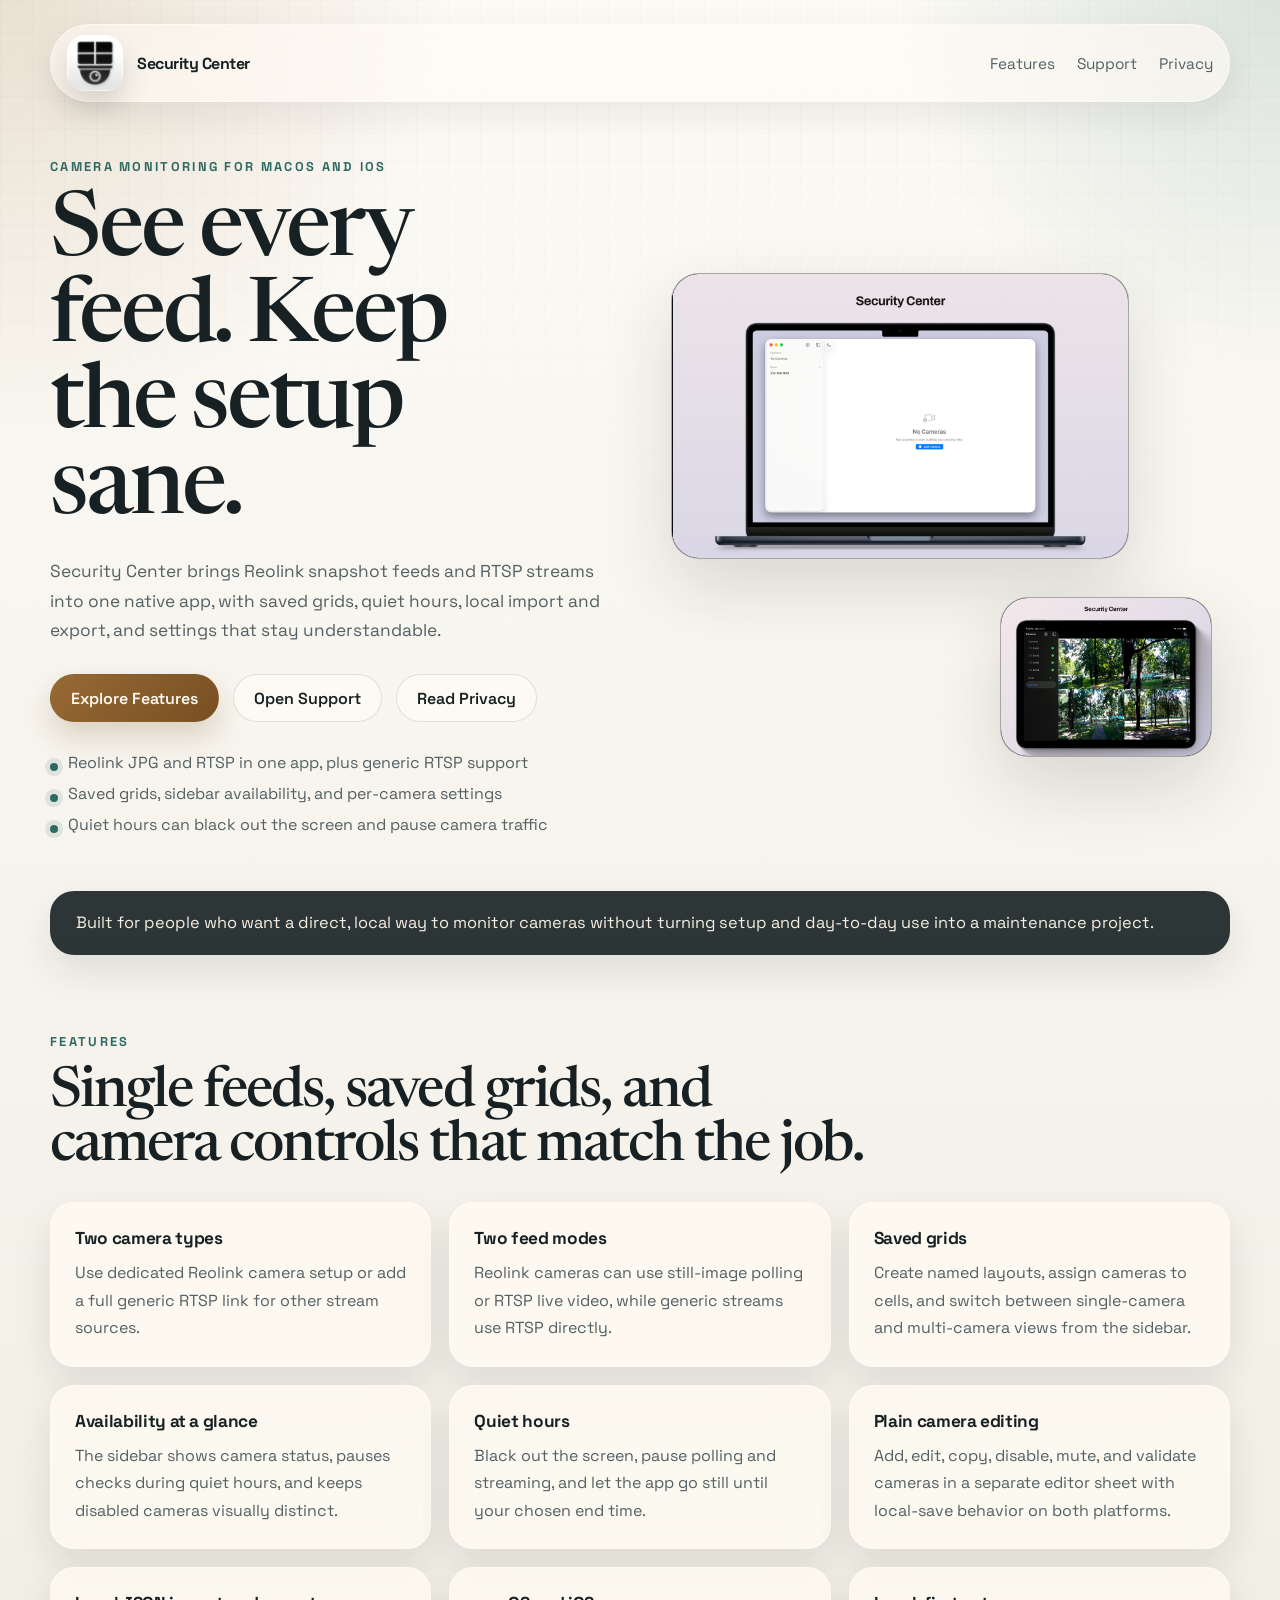
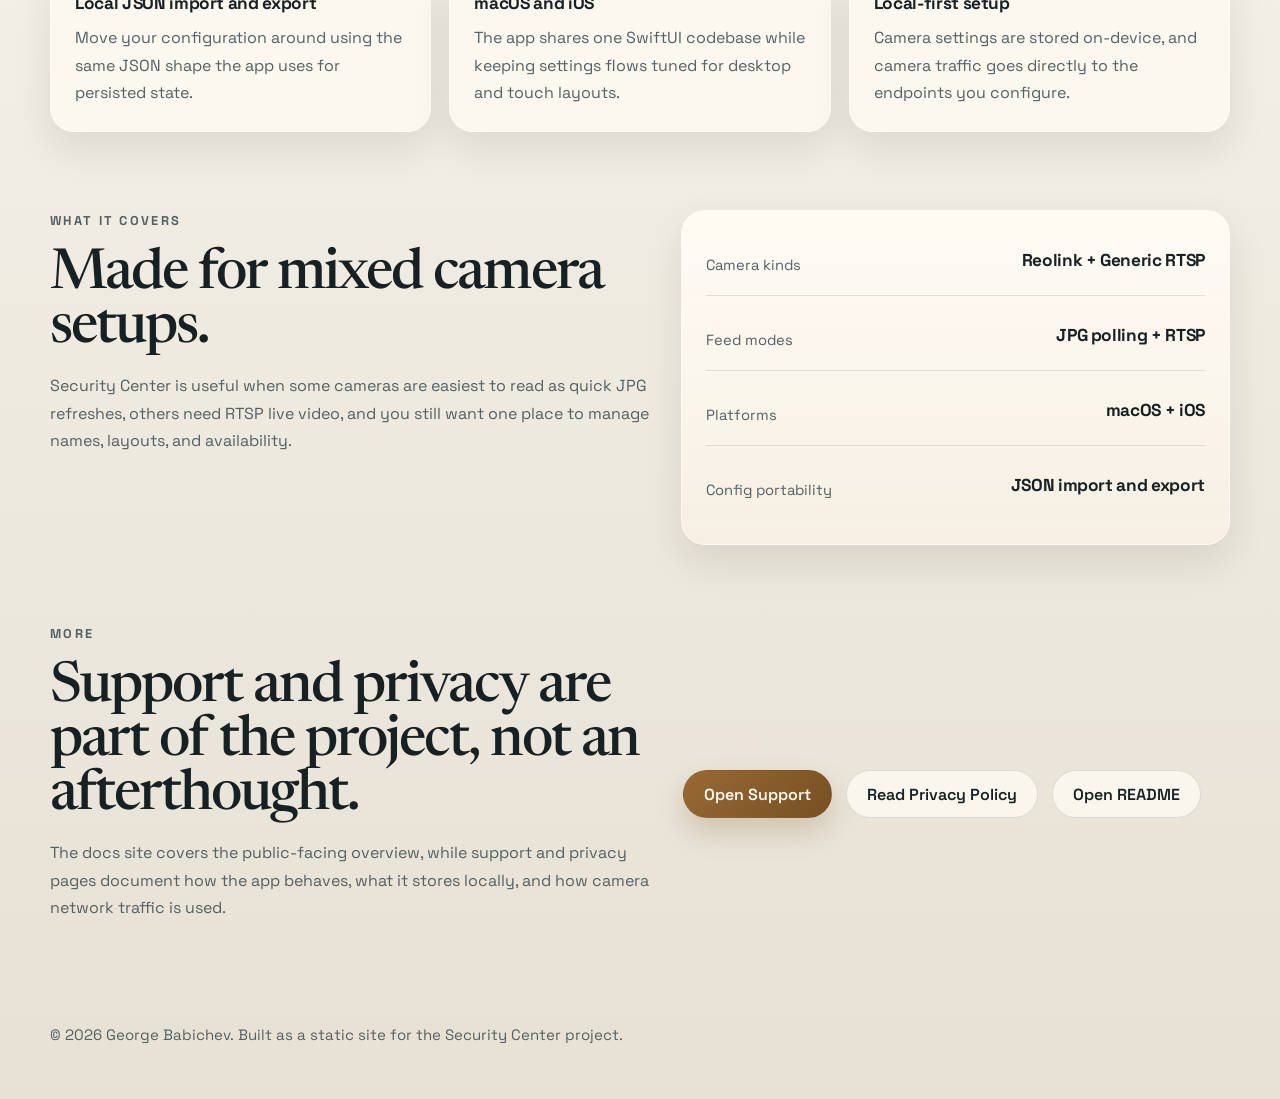
<file: docs/index.html>
<!DOCTYPE html>
<html lang="en">
<head>
  <meta charset="utf-8">
  <meta name="viewport" content="width=device-width, initial-scale=1">
  <title>Security Center</title>
  <meta
    name="description"
    content="Security Center is a native macOS and iOS camera monitor for Reolink JPG feeds and RTSP streams, with saved grids, quiet hours, local JSON export, and simple camera management."
  >
  <meta name="theme-color" media="(prefers-color-scheme: light)" content="#f3f0e8">
  <meta name="theme-color" media="(prefers-color-scheme: dark)" content="#0f1719">
  <link rel="icon" type="image/png" href="icon-light.png" media="(prefers-color-scheme: light)">
  <link rel="icon" type="image/png" href="icon-dark.png" media="(prefers-color-scheme: dark)">
  <link rel="apple-touch-icon" href="icon-light.png">
  <link rel="preconnect" href="https://fonts.googleapis.com">
  <link rel="preconnect" href="https://fonts.gstatic.com" crossorigin>
  <link href="https://fonts.googleapis.com/css2?family=Newsreader:opsz,wght@6..72,400;6..72,500&family=Space+Grotesk:wght@400;500;700&display=swap" rel="stylesheet">
  <link rel="stylesheet" href="site.css">
</head>
<body class="product-page">
  <div class="page-shell">
    <header class="hero">
      <nav class="topbar" aria-label="Primary">
        <a class="brand" href="#top" aria-label="Security Center home">
          <picture class="brand-mark">
            <source srcset="icon-dark.png" media="(prefers-color-scheme: dark)">
            <source srcset="icon-light.png" media="(prefers-color-scheme: light)">
            <img src="icon-light.png" alt="" width="56" height="56">
          </picture>
          <span>Security Center</span>
        </a>
        <div class="nav-links">
          <a href="#features">Features</a>
          <a href="Support.html">Support</a>
          <a href="PrivacyPolicy.html">Privacy</a>
        </div>
      </nav>

      <section class="hero-grid" id="top">
        <div class="hero-copy reveal">
          <p class="eyebrow">Camera Monitoring for macOS and iOS</p>
          <h1>See every feed. Keep the setup sane.</h1>
          <p class="lede">
            Security Center brings Reolink snapshot feeds and RTSP streams into one native app,
            with saved grids, quiet hours, local import and export, and settings that stay understandable.
          </p>
          <div class="hero-actions">
            <a class="button button-primary" href="#features">Explore Features</a>
            <a class="button button-secondary" href="Support.html">Open Support</a>
            <a class="button button-tertiary" href="PrivacyPolicy.html">Read Privacy</a>
          </div>
          <ul class="hero-points" aria-label="Highlights">
            <li>Reolink JPG and RTSP in one app, plus generic RTSP support</li>
            <li>Saved grids, sidebar availability, and per-camera settings</li>
            <li>Quiet hours can black out the screen and pause camera traffic</li>
          </ul>
        </div>

        <div class="hero-visual reveal" aria-label="Security Center previews">
          <div class="screen-stack">
            <figure class="screen-card screen-main">
              <img src="mac1.jpg" alt="Security Center saved grid on macOS" loading="eager">
            </figure>
            <figure class="screen-card screen-detail">
              <img src="iPad1.jpg" alt="Security Center running on iPad" loading="lazy">
            </figure>
          </div>
        </div>
      </section>
    </header>

    <main>
      <section class="summary-band reveal">
        <p>
          Built for people who want a direct, local way to monitor cameras without turning setup and day-to-day use into a maintenance project.
        </p>
      </section>

      <section class="section" id="features">
        <div class="section-heading reveal">
          <p class="eyebrow">Features</p>
          <h2>Single feeds, saved grids, and camera controls that match the job.</h2>
        </div>

        <div class="feature-grid">
          <article class="feature-card reveal">
            <h3>Two camera types</h3>
            <p>Use dedicated Reolink camera setup or add a full generic RTSP link for other stream sources.</p>
          </article>

          <article class="feature-card reveal">
            <h3>Two feed modes</h3>
            <p>Reolink cameras can use still-image polling or RTSP live video, while generic streams use RTSP directly.</p>
          </article>

          <article class="feature-card reveal">
            <h3>Saved grids</h3>
            <p>Create named layouts, assign cameras to cells, and switch between single-camera and multi-camera views from the sidebar.</p>
          </article>

          <article class="feature-card reveal">
            <h3>Availability at a glance</h3>
            <p>The sidebar shows camera status, pauses checks during quiet hours, and keeps disabled cameras visually distinct.</p>
          </article>

          <article class="feature-card reveal">
            <h3>Quiet hours</h3>
            <p>Black out the screen, pause polling and streaming, and let the app go still until your chosen end time.</p>
          </article>

          <article class="feature-card reveal">
            <h3>Plain camera editing</h3>
            <p>Add, edit, copy, disable, mute, and validate cameras in a separate editor sheet with local-save behavior on both platforms.</p>
          </article>

          <article class="feature-card reveal">
            <h3>Local JSON import and export</h3>
            <p>Move your configuration around using the same JSON shape the app uses for persisted state.</p>
          </article>

          <article class="feature-card reveal">
            <h3>macOS and iOS</h3>
            <p>The app shares one SwiftUI codebase while keeping settings flows tuned for desktop and touch layouts.</p>
          </article>

          <article class="feature-card reveal">
            <h3>Local-first setup</h3>
            <p>Camera settings are stored on-device, and camera traffic goes directly to the endpoints you configure.</p>
          </article>
        </div>
      </section>

      <section class="section spotlight reveal">
        <div class="spotlight-copy">
          <p class="eyebrow">What It Covers</p>
          <h2>Made for mixed camera setups.</h2>
          <p>
            Security Center is useful when some cameras are easiest to read as quick JPG refreshes,
            others need RTSP live video, and you still want one place to manage names, layouts, and availability.
          </p>
        </div>
        <div class="spotlight-panel">
          <div class="spotlight-row">
            <span class="metric-label">Camera kinds</span>
            <strong>Reolink + Generic RTSP</strong>
          </div>
          <div class="spotlight-row">
            <span class="metric-label">Feed modes</span>
            <strong>JPG polling + RTSP</strong>
          </div>
          <div class="spotlight-row">
            <span class="metric-label">Platforms</span>
            <strong>macOS + iOS</strong>
          </div>
          <div class="spotlight-row">
            <span class="metric-label">Config portability</span>
            <strong>JSON import and export</strong>
          </div>
        </div>
      </section>

      <section class="section closing reveal">
        <div>
          <p class="eyebrow">More</p>
          <h2>Support and privacy are part of the project, not an afterthought.</h2>
          <p>
            The docs site covers the public-facing overview, while support and privacy pages document how the app behaves,
            what it stores locally, and how camera network traffic is used.
          </p>
        </div>
        <div class="closing-actions">
          <a class="button button-primary" href="Support.html">Open Support</a>
          <a class="button button-secondary" href="PrivacyPolicy.html">Read Privacy Policy</a>
          <a class="button button-tertiary" href="../README.md">Open README</a>
        </div>
      </section>
    </main>

    <footer class="site-footer">
      <p>&copy; <span data-current-year>2026</span> George Babichev. Built as a static site for the Security Center project.</p>
    </footer>
  </div>

  <script src="site.js"></script>
</body>
</html>
</file>
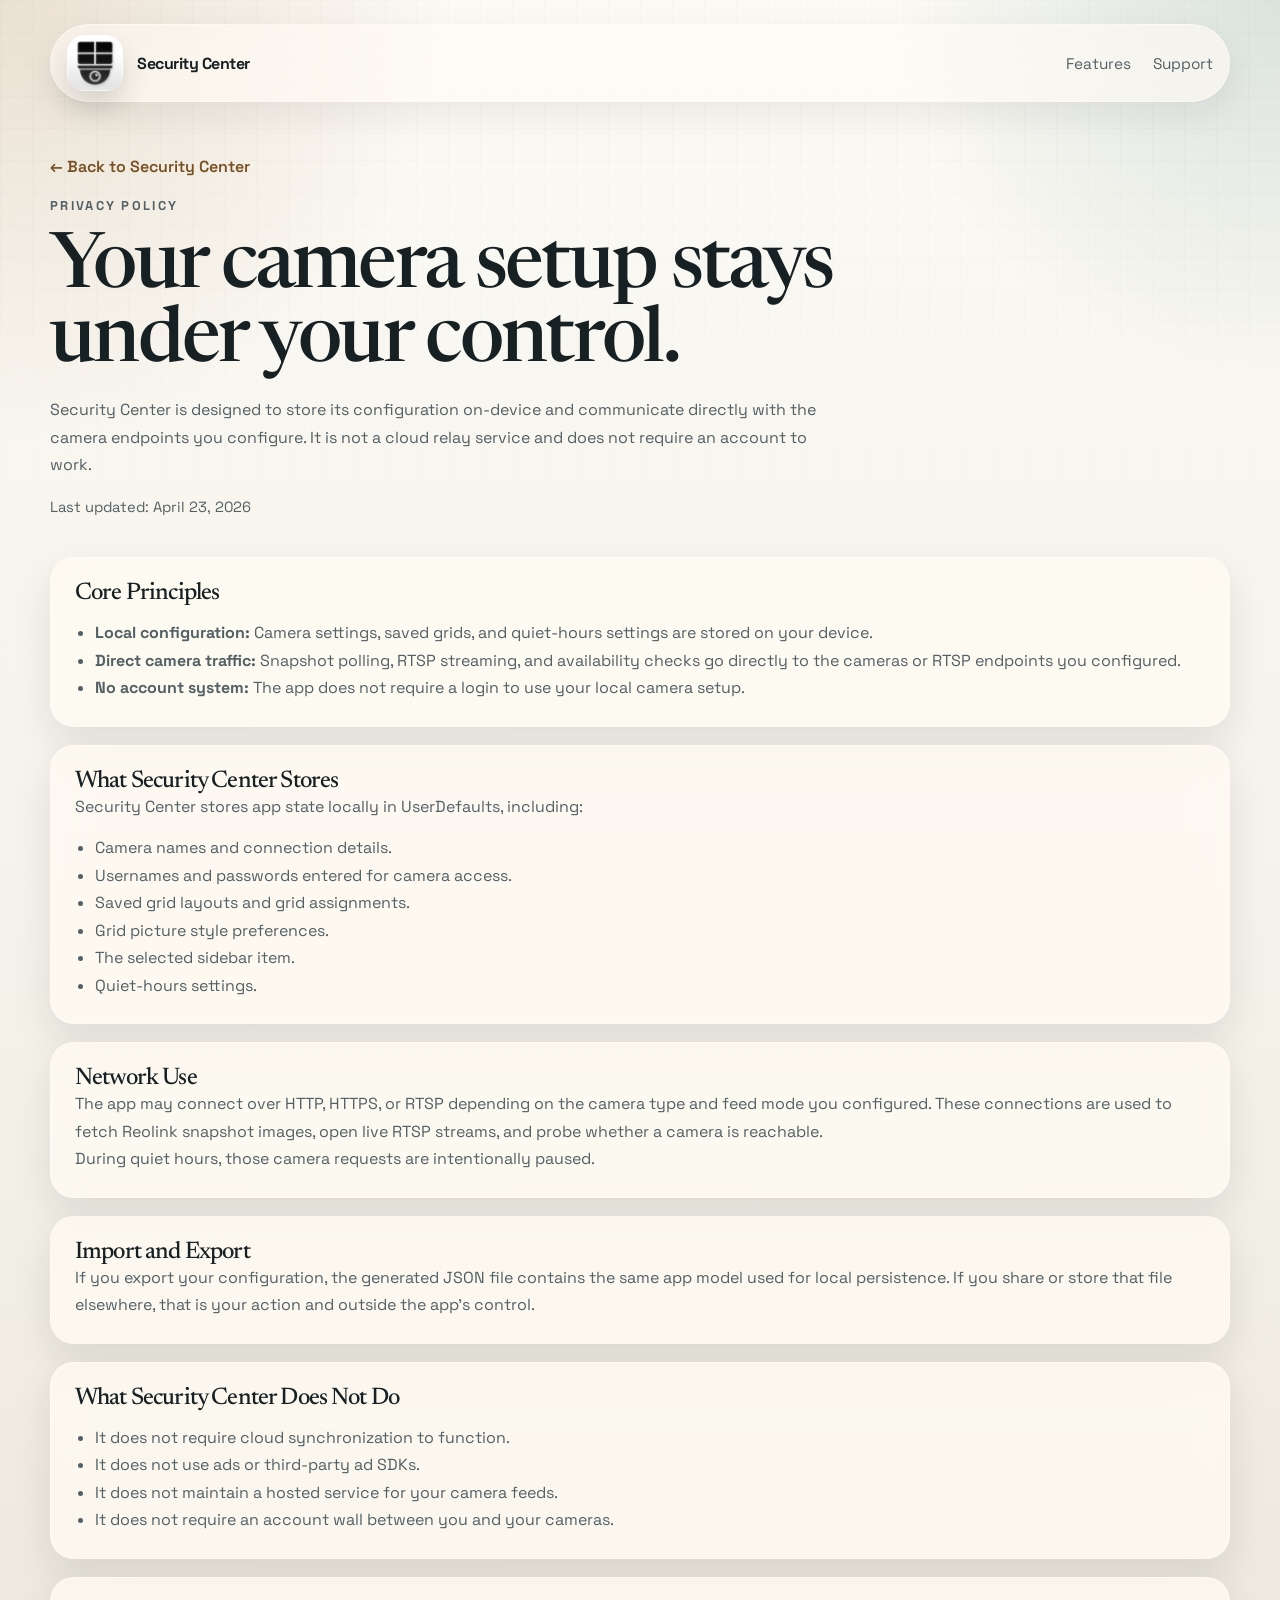
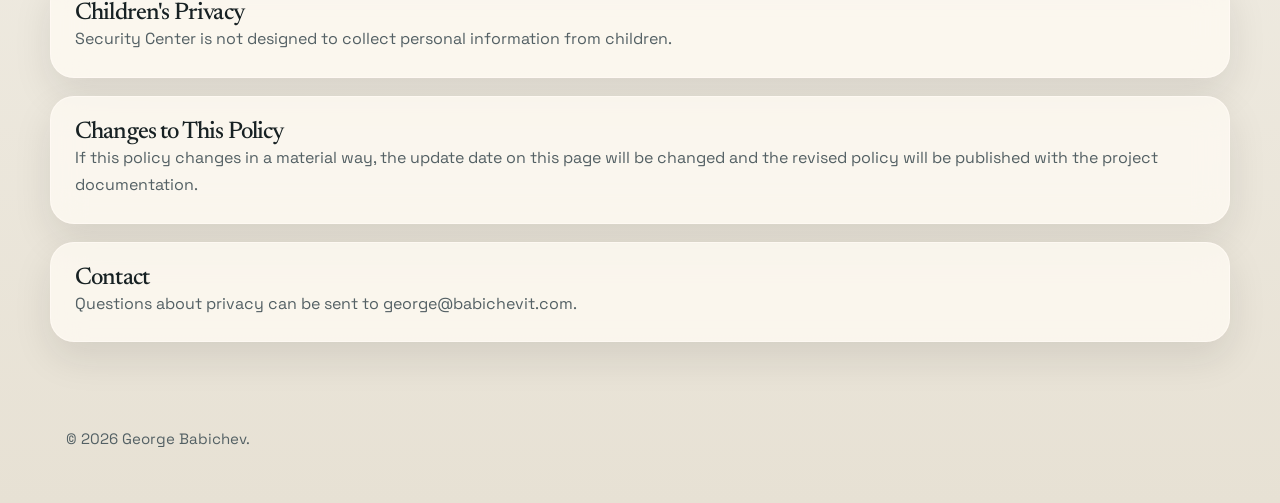
<file: docs/PrivacyPolicy.html>
<!DOCTYPE html>
<html lang="en">
<head>
  <meta charset="utf-8">
  <meta name="viewport" content="width=device-width, initial-scale=1">
  <title>Security Center Privacy Policy</title>
  <meta
    name="description"
    content="Privacy policy for Security Center, including local storage details, camera network traffic behavior, and what the app does not collect."
  >
  <meta name="theme-color" media="(prefers-color-scheme: light)" content="#f3f0e8">
  <meta name="theme-color" media="(prefers-color-scheme: dark)" content="#0f1719">
  <link rel="icon" type="image/png" href="icon-light.png" media="(prefers-color-scheme: light)">
  <link rel="icon" type="image/png" href="icon-dark.png" media="(prefers-color-scheme: dark)">
  <link rel="apple-touch-icon" href="icon-light.png">
  <link rel="preconnect" href="https://fonts.googleapis.com">
  <link rel="preconnect" href="https://fonts.gstatic.com" crossorigin>
  <link href="https://fonts.googleapis.com/css2?family=Newsreader:opsz,wght@6..72,400;6..72,500&family=Space+Grotesk:wght@400;500;700&display=swap" rel="stylesheet">
  <link rel="stylesheet" href="site.css">
</head>
<body class="info-page">
  <div class="info-shell">
    <nav class="topbar" aria-label="Primary">
      <a class="brand" href="index.html" aria-label="Security Center home">
        <picture class="brand-mark">
          <source srcset="icon-dark.png" media="(prefers-color-scheme: dark)">
          <source srcset="icon-light.png" media="(prefers-color-scheme: light)">
          <img src="icon-light.png" alt="" width="56" height="56">
        </picture>
        <span>Security Center</span>
      </a>
      <div class="nav-links">
        <a href="index.html#features">Features</a>
        <a href="Support.html">Support</a>
      </div>
    </nav>

    <header class="info-header reveal">
      <a class="back-link" href="index.html">&larr; Back to Security Center</a>
      <p class="eyebrow">Privacy Policy</p>
      <h1>Your camera setup stays under your control.</h1>
      <p>
        Security Center is designed to store its configuration on-device and communicate directly with the camera endpoints you configure.
        It is not a cloud relay service and does not require an account to work.
      </p>
      <p class="meta-note">Last updated: April 23, 2026</p>
    </header>

    <main class="policy-shell">
      <section class="policy-card reveal">
        <h2>Core Principles</h2>
        <ul>
          <li><strong>Local configuration:</strong> Camera settings, saved grids, and quiet-hours settings are stored on your device.</li>
          <li><strong>Direct camera traffic:</strong> Snapshot polling, RTSP streaming, and availability checks go directly to the cameras or RTSP endpoints you configured.</li>
          <li><strong>No account system:</strong> The app does not require a login to use your local camera setup.</li>
        </ul>
      </section>

      <section class="policy-card reveal">
        <h2>What Security Center Stores</h2>
        <p>Security Center stores app state locally in UserDefaults, including:</p>
        <ul>
          <li>Camera names and connection details.</li>
          <li>Usernames and passwords entered for camera access.</li>
          <li>Saved grid layouts and grid assignments.</li>
          <li>Grid picture style preferences.</li>
          <li>The selected sidebar item.</li>
          <li>Quiet-hours settings.</li>
        </ul>
      </section>

      <section class="policy-card reveal">
        <h2>Network Use</h2>
        <p>
          The app may connect over HTTP, HTTPS, or RTSP depending on the camera type and feed mode you configured.
          These connections are used to fetch Reolink snapshot images, open live RTSP streams, and probe whether a camera is reachable.
        </p>
        <p>
          During quiet hours, those camera requests are intentionally paused.
        </p>
      </section>

      <section class="policy-card reveal">
        <h2>Import and Export</h2>
        <p>
          If you export your configuration, the generated JSON file contains the same app model used for local persistence.
          If you share or store that file elsewhere, that is your action and outside the app's control.
        </p>
      </section>

      <section class="policy-card reveal">
        <h2>What Security Center Does Not Do</h2>
        <ul>
          <li>It does not require cloud synchronization to function.</li>
          <li>It does not use ads or third-party ad SDKs.</li>
          <li>It does not maintain a hosted service for your camera feeds.</li>
          <li>It does not require an account wall between you and your cameras.</li>
        </ul>
      </section>

      <section class="policy-card reveal">
        <h2>Children's Privacy</h2>
        <p>Security Center is not designed to collect personal information from children.</p>
      </section>

      <section class="policy-card reveal">
        <h2>Changes to This Policy</h2>
        <p>If this policy changes in a material way, the update date on this page will be changed and the revised policy will be published with the project documentation.</p>
      </section>

      <section class="policy-card reveal">
        <h2>Contact</h2>
        <p>Questions about privacy can be sent to <a href="mailto:george@babichevit.com">george@babichevit.com</a>.</p>
      </section>
    </main>

    <footer class="site-footer">
      <p>&copy; <span data-current-year>2026</span> George Babichev.</p>
    </footer>
  </div>

  <script src="site.js"></script>
</body>
</html>
</file>
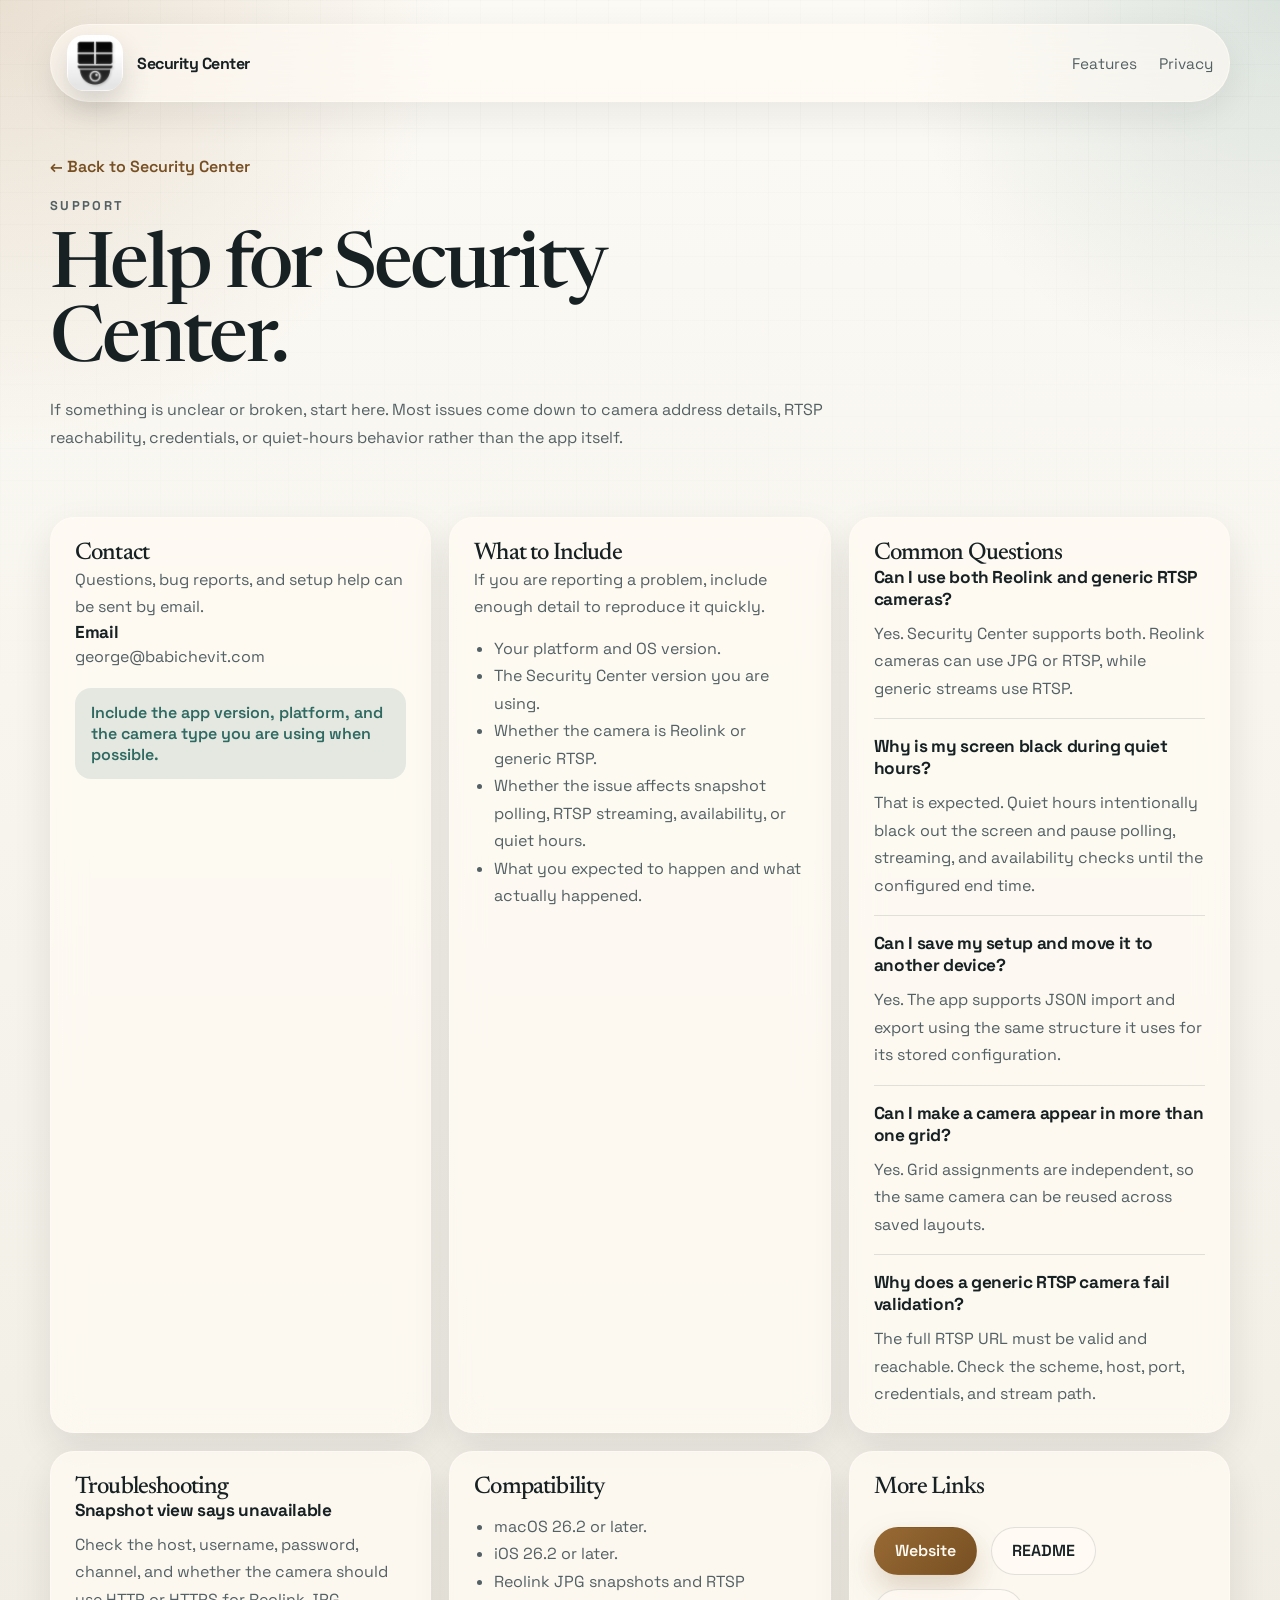
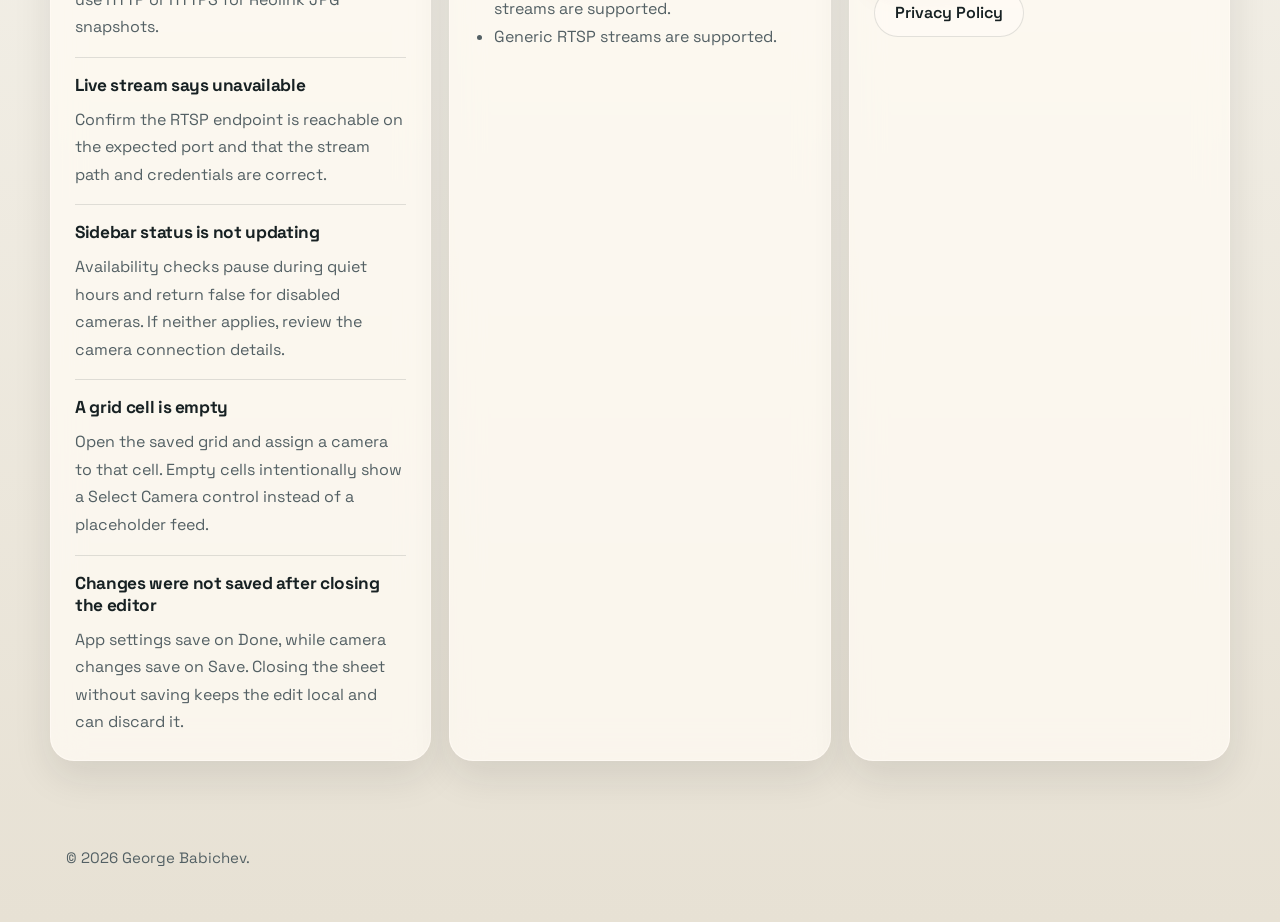
<file: docs/Support.html>
<!DOCTYPE html>
<html lang="en">
<head>
  <meta charset="utf-8">
  <meta name="viewport" content="width=device-width, initial-scale=1">
  <title>Security Center Support</title>
  <meta
    name="description"
    content="Support information for Security Center, including contact details, common questions, troubleshooting guidance, and platform compatibility."
  >
  <meta name="theme-color" media="(prefers-color-scheme: light)" content="#f3f0e8">
  <meta name="theme-color" media="(prefers-color-scheme: dark)" content="#0f1719">
  <link rel="icon" type="image/png" href="icon-light.png" media="(prefers-color-scheme: light)">
  <link rel="icon" type="image/png" href="icon-dark.png" media="(prefers-color-scheme: dark)">
  <link rel="apple-touch-icon" href="icon-light.png">
  <link rel="preconnect" href="https://fonts.googleapis.com">
  <link rel="preconnect" href="https://fonts.gstatic.com" crossorigin>
  <link href="https://fonts.googleapis.com/css2?family=Newsreader:opsz,wght@6..72,400;6..72,500&family=Space+Grotesk:wght@400;500;700&display=swap" rel="stylesheet">
  <link rel="stylesheet" href="site.css">
</head>
<body class="info-page">
  <div class="info-shell">
    <nav class="topbar" aria-label="Primary">
      <a class="brand" href="index.html" aria-label="Security Center home">
        <picture class="brand-mark">
          <source srcset="icon-dark.png" media="(prefers-color-scheme: dark)">
          <source srcset="icon-light.png" media="(prefers-color-scheme: light)">
          <img src="icon-light.png" alt="" width="56" height="56">
        </picture>
        <span>Security Center</span>
      </a>
      <div class="nav-links">
        <a href="index.html#features">Features</a>
        <a href="PrivacyPolicy.html">Privacy</a>
      </div>
    </nav>

    <header class="info-header reveal">
      <a class="back-link" href="index.html">&larr; Back to Security Center</a>
      <p class="eyebrow">Support</p>
      <h1>Help for Security Center.</h1>
      <p>
        If something is unclear or broken, start here. Most issues come down to camera address details,
        RTSP reachability, credentials, or quiet-hours behavior rather than the app itself.
      </p>
    </header>

    <main class="info-grid">
      <section class="info-card">
        <h2>Contact</h2>
        <p>Questions, bug reports, and setup help can be sent by email.</p>

        <div class="stack-list">
          <div class="stack-item">
            <strong>Email</strong>
            <p><a href="mailto:george@babichevit.com">george@babichevit.com</a></p>
          </div>
        </div>

        <div class="callout">
          Include the app version, platform, and the camera type you are using when possible.
        </div>
      </section>

      <section class="info-card">
        <h2>What to Include</h2>
        <p>If you are reporting a problem, include enough detail to reproduce it quickly.</p>
        <ul>
          <li>Your platform and OS version.</li>
          <li>The Security Center version you are using.</li>
          <li>Whether the camera is Reolink or generic RTSP.</li>
          <li>Whether the issue affects snapshot polling, RTSP streaming, availability, or quiet hours.</li>
          <li>What you expected to happen and what actually happened.</li>
        </ul>
      </section>

      <section class="info-card">
        <h2>Common Questions</h2>

        <div class="faq-list">
          <article class="faq-item">
            <h3>Can I use both Reolink and generic RTSP cameras?</h3>
            <p>Yes. Security Center supports both. Reolink cameras can use JPG or RTSP, while generic streams use RTSP.</p>
          </article>

          <article class="faq-item">
            <h3>Why is my screen black during quiet hours?</h3>
            <p>That is expected. Quiet hours intentionally black out the screen and pause polling, streaming, and availability checks until the configured end time.</p>
          </article>

          <article class="faq-item">
            <h3>Can I save my setup and move it to another device?</h3>
            <p>Yes. The app supports JSON import and export using the same structure it uses for its stored configuration.</p>
          </article>

          <article class="faq-item">
            <h3>Can I make a camera appear in more than one grid?</h3>
            <p>Yes. Grid assignments are independent, so the same camera can be reused across saved layouts.</p>
          </article>

          <article class="faq-item">
            <h3>Why does a generic RTSP camera fail validation?</h3>
            <p>The full RTSP URL must be valid and reachable. Check the scheme, host, port, credentials, and stream path.</p>
          </article>
        </div>
      </section>

      <section class="info-card">
        <h2>Troubleshooting</h2>

        <div class="faq-list">
          <article class="faq-item">
            <h3>Snapshot view says unavailable</h3>
            <p>Check the host, username, password, channel, and whether the camera should use HTTP or HTTPS for Reolink JPG snapshots.</p>
          </article>

          <article class="faq-item">
            <h3>Live stream says unavailable</h3>
            <p>Confirm the RTSP endpoint is reachable on the expected port and that the stream path and credentials are correct.</p>
          </article>

          <article class="faq-item">
            <h3>Sidebar status is not updating</h3>
            <p>Availability checks pause during quiet hours and return false for disabled cameras. If neither applies, review the camera connection details.</p>
          </article>

          <article class="faq-item">
            <h3>A grid cell is empty</h3>
            <p>Open the saved grid and assign a camera to that cell. Empty cells intentionally show a Select Camera control instead of a placeholder feed.</p>
          </article>

          <article class="faq-item">
            <h3>Changes were not saved after closing the editor</h3>
            <p>App settings save on Done, while camera changes save on Save. Closing the sheet without saving keeps the edit local and can discard it.</p>
          </article>
        </div>
      </section>

      <section class="info-card">
        <h2>Compatibility</h2>
        <ul>
          <li>macOS 26.2 or later.</li>
          <li>iOS 26.2 or later.</li>
          <li>Reolink JPG snapshots and RTSP streams are supported.</li>
          <li>Generic RTSP streams are supported.</li>
        </ul>
      </section>

      <section class="info-card reveal">
        <h2>More Links</h2>
        <div class="card-actions">
          <a class="button button-primary" href="index.html">Website</a>
          <a class="button button-secondary" href="../README.md">README</a>
          <a class="button button-tertiary" href="PrivacyPolicy.html">Privacy Policy</a>
        </div>
      </section>
    </main>

    <footer class="site-footer">
      <p>&copy; <span data-current-year>2026</span> George Babichev.</p>
    </footer>
  </div>

  <script src="site.js"></script>
</body>
</html>
</file>
<file: docs/site.css>
:root {
  color-scheme: light dark;
  --bg: #f3f0e8;
  --bg-strong: #e7e1d3;
  --surface: rgba(255, 251, 244, 0.76);
  --surface-strong: rgba(255, 251, 244, 0.92);
  --surface-dark: rgba(16, 24, 26, 0.82);
  --ink: #172123;
  --ink-soft: #536064;
  --line: rgba(23, 33, 35, 0.12);
  --line-strong: rgba(23, 33, 35, 0.22);
  --accent: #986a34;
  --accent-strong: #774f22;
  --signal: #2f6a62;
  --signal-soft: rgba(47, 106, 98, 0.12);
  --shadow-lg: 0 28px 70px rgba(26, 31, 31, 0.14);
  --shadow-md: 0 16px 38px rgba(26, 31, 31, 0.1);
  --radius-xl: 34px;
  --radius-lg: 24px;
  --radius-md: 18px;
  --radius-sm: 999px;
  --content-width: 1180px;
}

* {
  box-sizing: border-box;
}

html {
  scroll-behavior: smooth;
}

body {
  margin: 0;
  min-width: 320px;
  font-family: "Space Grotesk", "Avenir Next", "Segoe UI", sans-serif;
  color: var(--ink);
  background:
    radial-gradient(circle at top left, rgba(152, 106, 52, 0.18), transparent 28rem),
    radial-gradient(circle at top right, rgba(47, 106, 98, 0.16), transparent 24rem),
    linear-gradient(180deg, #fcfaf5 0%, var(--bg) 55%, #e7e1d4 100%);
}

body::before {
  content: "";
  position: fixed;
  inset: 0;
  pointer-events: none;
  background-image:
    linear-gradient(rgba(23, 33, 35, 0.03) 1px, transparent 1px),
    linear-gradient(90deg, rgba(23, 33, 35, 0.03) 1px, transparent 1px);
  background-size: 32px 32px;
  mask-image: linear-gradient(180deg, rgba(0, 0, 0, 0.56), transparent 84%);
}

img {
  display: block;
  max-width: 100%;
}

a {
  color: inherit;
  text-decoration: none;
}

.page-shell {
  position: relative;
  z-index: 1;
  padding-bottom: 2.5rem;
}

.hero,
.section,
.summary-band,
.site-footer,
.info-shell {
  width: min(calc(100% - 32px), var(--content-width));
  margin-inline: auto;
}

.hero {
  padding: 24px 0 56px;
}

.topbar {
  display: flex;
  align-items: center;
  justify-content: space-between;
  gap: 24px;
  padding: 10px 16px;
  background: rgba(255, 251, 244, 0.62);
  border: 1px solid rgba(255, 251, 244, 0.68);
  border-radius: var(--radius-sm);
  backdrop-filter: blur(18px);
  box-shadow: 0 12px 36px rgba(26, 31, 31, 0.08);
}

.brand {
  display: inline-flex;
  align-items: center;
  gap: 14px;
  font-size: 1rem;
  font-weight: 700;
  letter-spacing: -0.03em;
}

.brand-mark img {
  width: 56px;
  height: 56px;
  border-radius: 18px;
  box-shadow: 0 14px 28px rgba(26, 31, 31, 0.16);
}

.nav-links {
  display: inline-flex;
  align-items: center;
  flex-wrap: wrap;
  justify-content: flex-end;
  gap: 22px;
  color: var(--ink-soft);
  font-size: 0.96rem;
}

.nav-links a {
  position: relative;
}

.nav-links a::after {
  content: "";
  position: absolute;
  left: 0;
  bottom: -6px;
  width: 100%;
  height: 2px;
  background: var(--accent);
  transform: scaleX(0);
  transform-origin: left;
  transition: transform 180ms ease;
}

.nav-links a:hover::after,
.nav-links a:focus-visible::after {
  transform: scaleX(1);
}

.hero-grid {
  display: grid;
  grid-template-columns: minmax(0, 1.02fr) minmax(320px, 0.98fr);
  gap: 40px;
  align-items: center;
  padding-top: 56px;
}

.hero-copy h1,
.section-heading h2,
.spotlight-copy h2,
.closing h2,
.info-header h1,
.info-card h2,
.policy-card h2 {
  margin: 0;
  font-family: "Newsreader", Georgia, serif;
  font-weight: 500;
  letter-spacing: -0.035em;
  line-height: 0.96;
}

.hero-copy h1 {
  max-width: 9ch;
  font-size: clamp(3.4rem, 7vw, 6.1rem);
}

.eyebrow {
  margin: 0 0 16px;
  color: var(--signal);
  font-size: 0.8rem;
  font-weight: 700;
  letter-spacing: 0.18em;
  text-transform: uppercase;
}

.lede,
.summary-band p,
.feature-card p,
.spotlight-copy p,
.closing p,
.info-header p,
.info-card p,
.info-card li,
.policy-card p,
.policy-card li {
  color: var(--ink-soft);
  line-height: 1.72;
}

.lede {
  max-width: 58ch;
  margin: 22px 0 0;
  font-size: 1.08rem;
}

.hero-actions,
.closing-actions,
.card-actions {
  display: flex;
  flex-wrap: wrap;
  gap: 14px;
  margin-top: 28px;
}

.button {
  display: inline-flex;
  align-items: center;
  justify-content: center;
  min-height: 48px;
  padding: 0 20px;
  border-radius: var(--radius-sm);
  border: 1px solid transparent;
  font-weight: 600;
  transition:
    transform 180ms ease,
    border-color 180ms ease,
    background-color 180ms ease,
    color 180ms ease;
}

.button:hover,
.button:focus-visible {
  transform: translateY(-1px);
}

.button-primary {
  color: #fffaf2;
  background: linear-gradient(135deg, var(--accent) 0%, var(--accent-strong) 100%);
  box-shadow: 0 14px 30px rgba(119, 79, 34, 0.22);
}

.button-secondary,
.button-tertiary {
  border-color: var(--line);
  background: rgba(255, 251, 244, 0.74);
}

.button-secondary:hover,
.button-secondary:focus-visible,
.button-tertiary:hover,
.button-tertiary:focus-visible {
  border-color: var(--line-strong);
}

.hero-points {
  margin: 30px 0 0;
  padding: 0;
  list-style: none;
  display: grid;
  gap: 10px;
}

.hero-points li {
  position: relative;
  padding-left: 18px;
  color: var(--ink-soft);
}

.hero-points li::before {
  content: "";
  position: absolute;
  left: 0;
  top: 0.68em;
  width: 8px;
  height: 8px;
  border-radius: 999px;
  background: var(--signal);
  box-shadow: 0 0 0 5px var(--signal-soft);
}

.screen-stack {
  position: relative;
  min-height: 520px;
}

.screen-card {
  position: absolute;
  margin: 0;
  overflow: hidden;
  border-radius: 28px;
  border: 1px solid rgba(255, 251, 244, 0.58);
  background: rgba(18, 24, 25, 0.9);
  box-shadow: var(--shadow-lg);
}

.screen-card img {
  width: 100%;
  height: 100%;
  object-fit: contain;
  background: #090d0e;
}

.screen-main {
  top: 36px;
  left: 0;
  width: 82%;
  aspect-ratio: 16 / 10;
  z-index: 1;
}

.screen-side {
  width: 44%;
  right: 0;
  top: 0;
  aspect-ratio: 16 / 10;
  z-index: 2;
}

.screen-detail {
  width: 38%;
  right: 18px;
  bottom: 0;
  aspect-ratio: 4 / 3;
  z-index: 3;
}

.screenshots {
  padding-top: 70px;
}

.screenshot-grid {
  display: grid;
  grid-template-columns: repeat(2, minmax(0, 1fr));
  gap: 18px;
  margin-top: 28px;
}

.screenshot-card {
  margin: 0;
  overflow: hidden;
  border-radius: 28px;
  border: 1px solid rgba(255, 251, 244, 0.72);
  background: rgba(18, 24, 25, 0.9);
  box-shadow: var(--shadow-md);
}

.screenshot-card img {
  width: 100%;
  height: auto;
  background: #090d0e;
}

.screenshot-card figcaption {
  padding: 12px 16px 14px;
  color: #f8f1e8;
  background: rgba(17, 24, 26, 0.92);
  font-size: 0.92rem;
  font-weight: 600;
}

.screenshot-wide {
  grid-column: span 2;
}

.summary-band {
  padding: 18px 26px;
  background: rgba(23, 33, 35, 0.9);
  color: #f6efe2;
  border-radius: 24px;
  box-shadow: var(--shadow-md);
}

.summary-band p {
  margin: 0;
  color: inherit;
  font-size: 1.02rem;
}

.section {
  padding-top: 78px;
}

.section-heading {
  max-width: 52rem;
}

.section-heading h2,
.spotlight-copy h2,
.closing h2 {
  font-size: clamp(2.25rem, 4.4vw, 4rem);
}

.feature-grid,
.info-grid {
  display: grid;
  grid-template-columns: repeat(3, minmax(0, 1fr));
  gap: 18px;
  margin-top: 28px;
}

.feature-card,
.info-card,
.policy-card,
.spotlight-panel {
  padding: 24px;
  border-radius: var(--radius-lg);
  background: var(--surface);
  border: 1px solid rgba(255, 251, 244, 0.82);
  backdrop-filter: blur(16px);
  box-shadow: var(--shadow-md);
}

.feature-card h3,
.faq-item h3,
.stack-item strong,
.spotlight-row strong {
  margin: 0 0 10px;
  font-size: 1.08rem;
  letter-spacing: -0.02em;
}

.feature-card p,
.info-card p,
.policy-card p {
  margin: 0;
}

.spotlight {
  display: grid;
  grid-template-columns: minmax(0, 1.05fr) minmax(280px, 0.95fr);
  gap: 24px;
  align-items: stretch;
}

.spotlight-panel {
  display: grid;
  gap: 14px;
  align-content: center;
  background:
    linear-gradient(180deg, rgba(255, 251, 244, 0.9), rgba(245, 238, 226, 0.88)),
    var(--surface);
}

.spotlight-row {
  display: flex;
  align-items: center;
  justify-content: space-between;
  gap: 16px;
  padding: 14px 0;
  border-bottom: 1px solid var(--line);
}

.spotlight-row:last-child {
  border-bottom: 0;
}

.metric-label {
  color: var(--ink-soft);
  font-size: 0.92rem;
}

.closing {
  display: grid;
  grid-template-columns: minmax(0, 1.05fr) minmax(250px, 0.95fr);
  gap: 28px;
  align-items: center;
}

.site-footer {
  padding-top: 72px;
  color: var(--ink-soft);
  font-size: 0.94rem;
}

.info-shell {
  padding: 24px 0 40px;
}

.info-header {
  max-width: 50rem;
  padding: 54px 0 22px;
}

.info-header h1 {
  font-size: clamp(2.8rem, 6vw, 4.8rem);
}

.back-link {
  display: inline-flex;
  margin-bottom: 18px;
  color: var(--accent-strong);
  font-weight: 600;
}

.meta-note {
  margin-top: 14px;
  font-size: 0.92rem;
}

.stack-list,
.faq-list {
  display: grid;
  gap: 16px;
}

.stack-item p,
.faq-item p {
  margin: 0;
}

.faq-item + .faq-item {
  padding-top: 16px;
  border-top: 1px solid var(--line);
}

.callout {
  margin-top: 18px;
  padding: 14px 16px;
  border-radius: 16px;
  background: var(--signal-soft);
  color: var(--signal);
  font-weight: 600;
}

.policy-shell {
  display: grid;
  gap: 18px;
}

.info-card ul,
.policy-card ul {
  margin: 14px 0 0;
  padding-left: 20px;
}

.reveal {
  opacity: 0;
  transform: translateY(24px);
  transition:
    opacity 500ms ease,
    transform 500ms ease;
}

.reveal.is-visible {
  opacity: 1;
  transform: translateY(0);
}

@media (max-width: 1040px) {
  .hero-grid,
  .spotlight,
  .closing,
  .feature-grid,
  .info-grid {
    grid-template-columns: 1fr;
  }

  .screen-stack {
    min-height: 620px;
  }

  .screen-main {
    top: 34px;
    width: 82%;
  }

  .screen-side {
    width: 42%;
  }

  .screen-detail {
    width: 38%;
  }
}

@media (max-width: 720px) {
  .hero,
  .section,
  .summary-band,
  .site-footer,
  .info-shell {
    width: min(calc(100% - 20px), var(--content-width));
  }

  .topbar {
    flex-direction: column;
    align-items: flex-start;
  }

  .nav-links {
    justify-content: flex-start;
    gap: 18px;
  }

  .hero {
    padding-top: 18px;
  }

  .hero-grid {
    gap: 28px;
    padding-top: 36px;
  }

  .screen-stack {
    min-height: 420px;
  }

  .screen-main {
    top: 34px;
    width: 82%;
  }

  .screen-side {
    width: 44%;
  }

  .screen-detail {
    width: 40%;
    right: 10px;
  }

  .screenshot-grid {
    grid-template-columns: 1fr;
  }

  .screenshot-wide {
    grid-column: auto;
  }

  .feature-card,
  .info-card,
  .policy-card,
  .spotlight-panel {
    padding: 20px;
  }
}

@media (prefers-color-scheme: dark) {
  :root {
    --bg: #11181a;
    --bg-strong: #182325;
    --surface: rgba(19, 29, 31, 0.74);
    --surface-strong: rgba(19, 29, 31, 0.9);
    --ink: #edf0ea;
    --ink-soft: #b3beb8;
    --line: rgba(237, 240, 234, 0.1);
    --line-strong: rgba(237, 240, 234, 0.2);
    --accent: #c89a58;
    --accent-strong: #efbf77;
    --signal: #63b8aa;
    --signal-soft: rgba(99, 184, 170, 0.14);
    --shadow-lg: 0 28px 70px rgba(0, 0, 0, 0.34);
    --shadow-md: 0 16px 38px rgba(0, 0, 0, 0.24);
  }

  body {
    background:
      radial-gradient(circle at top left, rgba(200, 154, 88, 0.14), transparent 28rem),
      radial-gradient(circle at top right, rgba(99, 184, 170, 0.16), transparent 24rem),
      linear-gradient(180deg, #0f1719 0%, #121c1f 56%, #172427 100%);
  }

  body::before {
    background-image:
      linear-gradient(rgba(237, 240, 234, 0.03) 1px, transparent 1px),
      linear-gradient(90deg, rgba(237, 240, 234, 0.03) 1px, transparent 1px);
  }

  .topbar {
    background: rgba(18, 28, 31, 0.62);
    border-color: rgba(237, 240, 234, 0.08);
  }

  .screen-card,
  .screenshot-card,
  .feature-card,
  .info-card,
  .policy-card,
  .spotlight-panel {
    border-color: rgba(237, 240, 234, 0.08);
  }

  .button-secondary,
  .button-tertiary {
    background: rgba(19, 29, 31, 0.84);
  }

  .summary-band {
    background: rgba(10, 15, 16, 0.92);
    color: #f5ebdc;
  }

  .spotlight-panel {
    background:
      linear-gradient(180deg, rgba(24, 36, 39, 0.96), rgba(18, 28, 31, 0.9)),
      var(--surface);
  }
}
</file>
